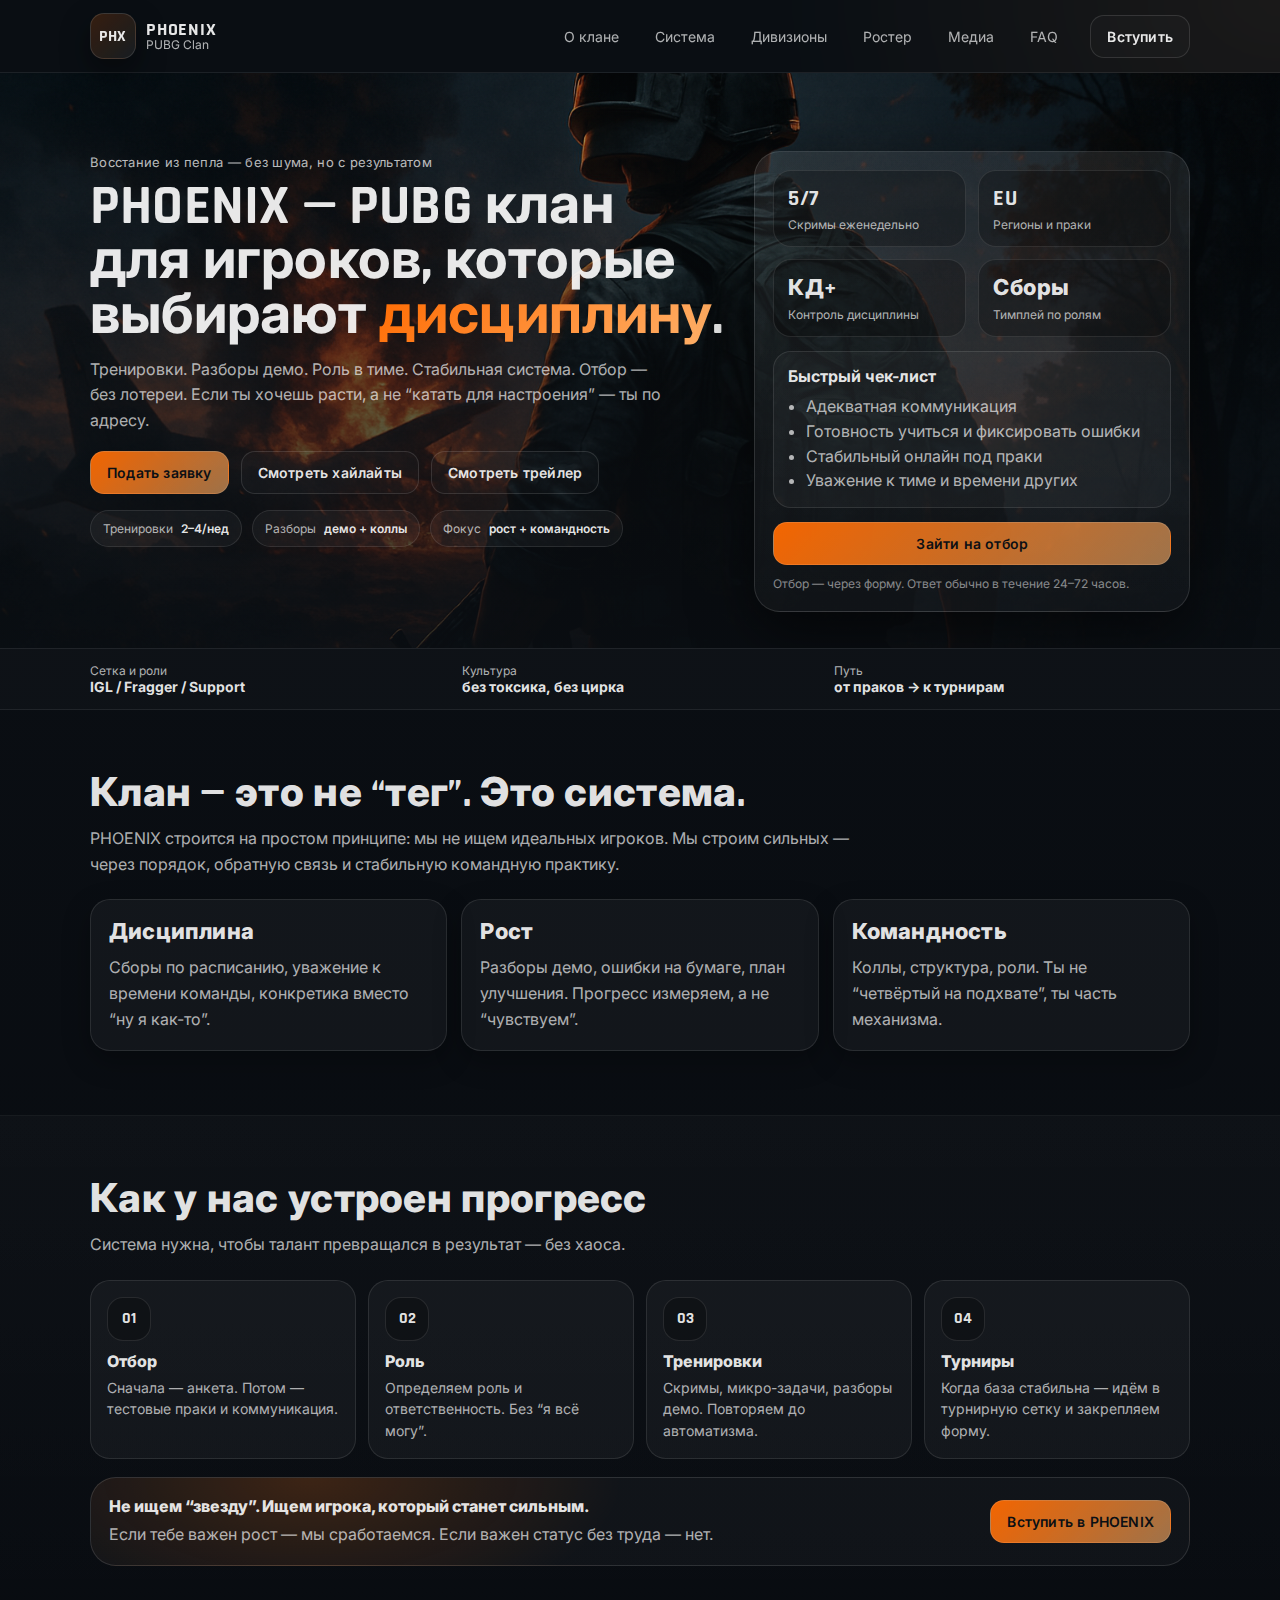
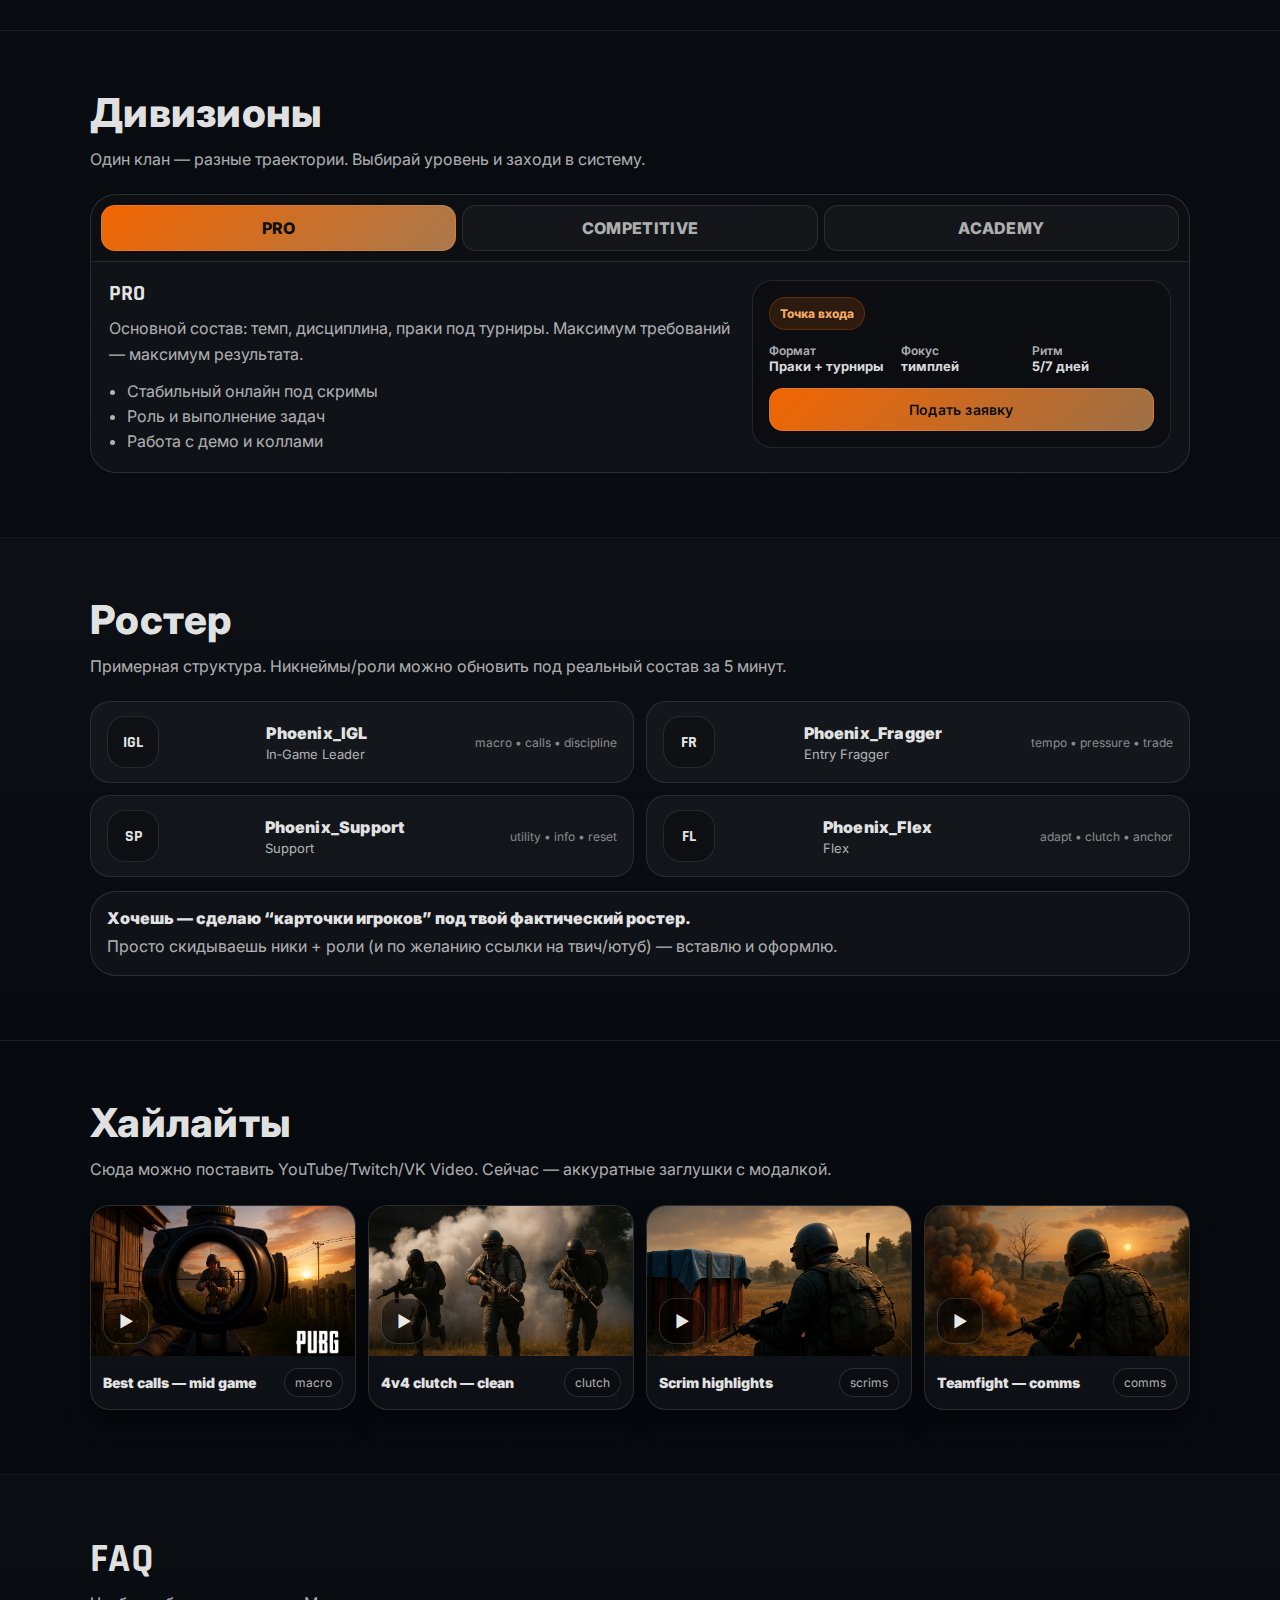
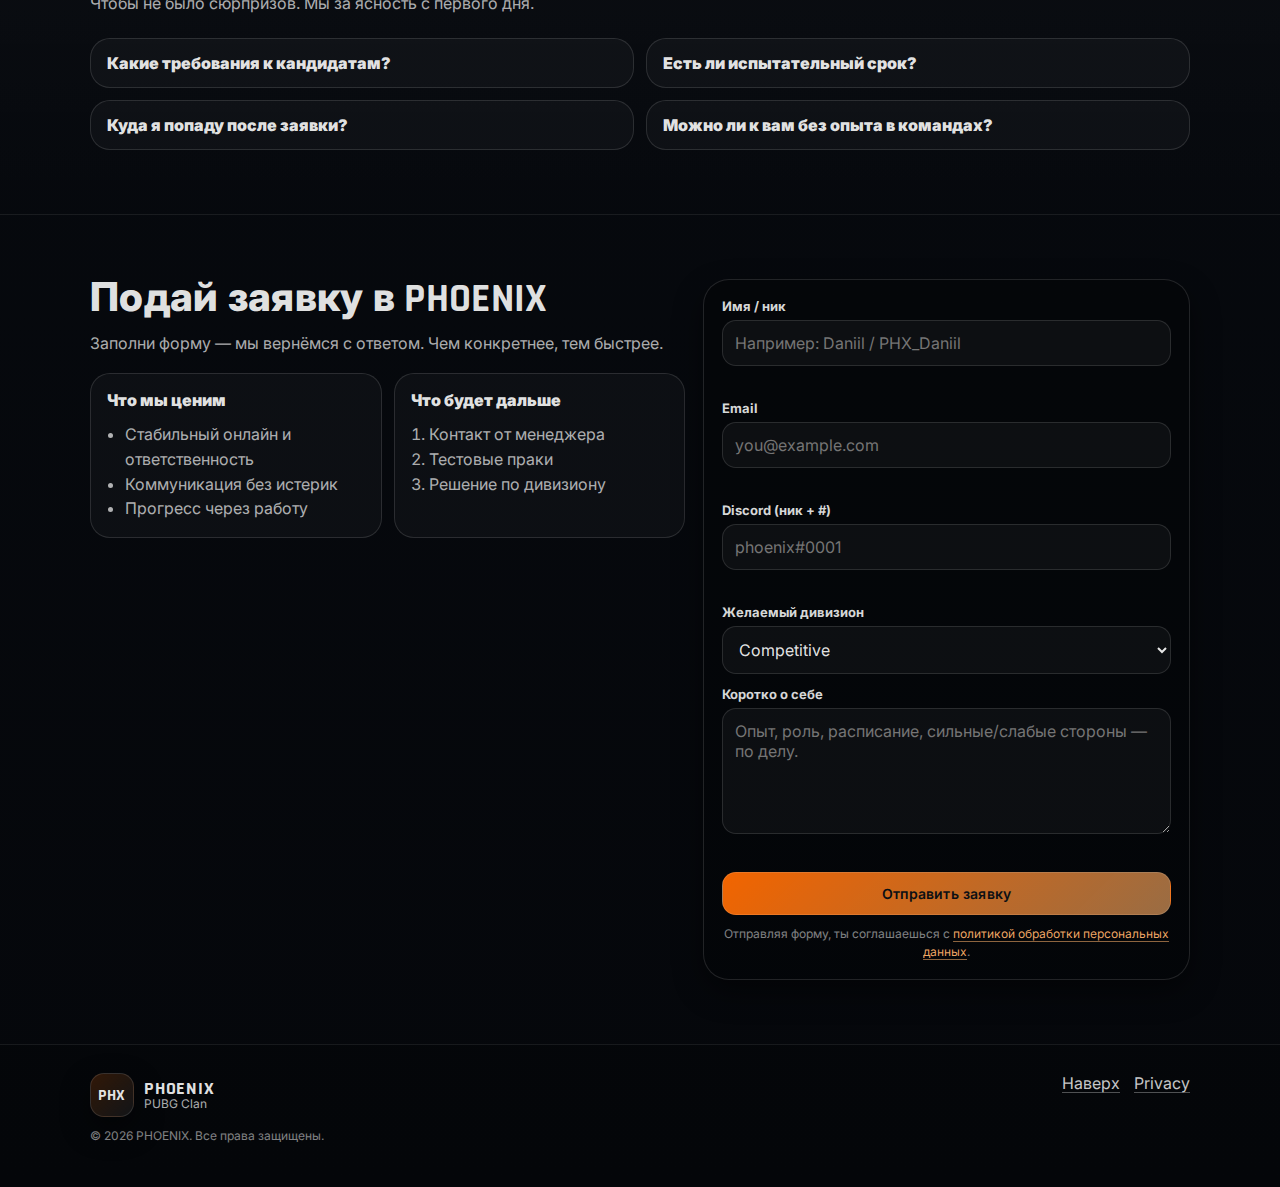
<file: index.html>
<!doctype html>
<html lang="ru">
<head>
  <meta charset="utf-8" />
  <meta name="viewport" content="width=device-width, initial-scale=1" />
  <title>PHOENIX — PUBG клан | Тренировки, ростер, путь в киберспорт</title>
  <meta name="description" content="PHOENIX — PUBG-клан для игроков, которые хотят дисциплину, рост и результаты. Тренировки, разборы демо, ростер, отбор. Подай заявку и ворвись в PHOENIX." />

  <meta property="og:type" content="website" />
  <meta property="og:title" content="PHOENIX — PUBG клан" />
  <meta property="og:description" content="Тренировки, разборы демо, ростер, отбор. Подай заявку и ворвись в PHOENIX." />
  <meta property="og:image" content="assets/img/og.jpg" />
  <meta property="og:locale" content="ru_RU" />

  <link rel="preconnect" href="https://fonts.googleapis.com">
  <link rel="preconnect" href="https://fonts.gstatic.com" crossorigin>
  <link href="https://fonts.googleapis.com/css2?family=Inter:wght@400;500;600;700&family=Rajdhani:wght@500;600;700&display=swap" rel="stylesheet">

  <link rel="stylesheet" href="style.css" />
  <link rel="icon" type="image/png" href="assets/img/favicon.png" />
</head>
<body>
  <a class="skip" href="#main">Перейти к содержимому</a>

  <header class="header" id="top">
    <div class="container header__inner">
      <a class="brand" href="#top" aria-label="PHOENIX — на главную">
        <span class="brand__mark" aria-hidden="true">PHX</span>
        <span class="brand__text">
          <span class="brand__name">PHOENIX</span>
          <span class="brand__tag">PUBG Clan</span>
        </span>
      </a>

      <button class="nav-toggle" id="navToggle" aria-label="Открыть меню" aria-controls="navMenu" aria-expanded="false">
        <span class="nav-toggle__bar"></span>
        <span class="nav-toggle__bar"></span>
        <span class="nav-toggle__bar"></span>
      </button>

      <nav class="nav" id="navMenu">
        <a class="nav__link" href="#about">О клане</a>
        <a class="nav__link" href="#system">Система</a>
        <a class="nav__link" href="#divisions">Дивизионы</a>
        <a class="nav__link" href="#roster">Ростер</a>
        <a class="nav__link" href="#media">Медиа</a>
        <a class="nav__link" href="#faq">FAQ</a>
        <a class="nav__cta btn btn--ghost" href="#join">Вступить</a>
      </nav>
    </div>
  </header>

  <main id="main">
    <!-- HERO -->
    <section class="hero">
      <div class="hero__bg" aria-hidden="true"></div>
      <div class="container hero__inner">
        <div class="hero__content">
          <p class="eyebrow">Восстание из пепла — без шума, но с результатом</p>
          <h1 class="h1">
            PHOENIX — PUBG клан<br/>
            для игроков, которые выбирают <span class="grad">дисциплину</span>.
          </h1>
          <p class="lead">
            Тренировки. Разборы демо. Роль в тиме. Стабильная система. Отбор — без лотереи.
            Если ты хочешь расти, а не “катать для настроения” — ты по адресу.
          </p>

          <div class="hero__actions">
            <a class="btn btn--primary" href="#join">Подать заявку</a>
            <a class="btn btn--ghost" href="#media">Смотреть хайлайты</a>
            <button class="btn btn--ghost" type="button" data-video="assets/video/pubg-highlight.mp4">Смотреть трейлер</button>
          </div>

          <div class="hero__proof">
            <div class="chip"><span class="chip__k">Тренировки</span><span class="chip__v">2–4/нед</span></div>
            <div class="chip"><span class="chip__k">Разборы</span><span class="chip__v">демо + коллы</span></div>
            <div class="chip"><span class="chip__k">Фокус</span><span class="chip__v">рост + командность</span></div>
          </div>
        </div>

        <div class="hero__card">
          <div class="statgrid">
            <div class="stat">
              <div class="stat__n">5/7</div>
              <div class="stat__t">Скримы еженедельно</div>
            </div>
            <div class="stat">
              <div class="stat__n">EU</div>
              <div class="stat__t">Регионы и праки</div>
            </div>
            <div class="stat">
              <div class="stat__n">КД+</div>
              <div class="stat__t">Контроль дисциплины</div>
            </div>
            <div class="stat">
              <div class="stat__n">Сборы</div>
              <div class="stat__t">Тимплей по ролям</div>
            </div>
          </div>

          <div class="hero__mini">
            <div class="mini-title">Быстрый чек-лист</div>
            <ul class="mini-list">
              <li>Адекватная коммуникация</li>
              <li>Готовность учиться и фиксировать ошибки</li>
              <li>Стабильный онлайн под праки</li>
              <li>Уважение к тиме и времени других</li>
            </ul>
          </div>

          <a class="btn btn--primary btn--wide" href="#join">Зайти на отбор</a>
          <p class="micro">Отбор — через форму. Ответ обычно в течение 24–72 часов.</p>
        </div>
      </div>
    </section>

    <!-- TRUST / NUMBERS -->
    <section class="strip">
      <div class="container strip__inner">
        <div class="strip__item">
          <div class="strip__k">Сетка и роли</div>
          <div class="strip__v">IGL / Fragger / Support</div>
        </div>
        <div class="strip__item">
          <div class="strip__k">Культура</div>
          <div class="strip__v">без токсика, без цирка</div>
        </div>
        <div class="strip__item">
          <div class="strip__k">Путь</div>
          <div class="strip__v">от праков → к турнирам</div>
        </div>
      </div>
    </section>

    <!-- ABOUT -->
    <section class="section" id="about">
      <div class="container">
        <div class="section__head">
          <h2 class="h2">Клан — это не “тег”. Это система.</h2>
          <p class="sub">
            PHOENIX строится на простом принципе: мы не ищем идеальных игроков.
            Мы строим сильных — через порядок, обратную связь и стабильную командную практику.
          </p>
        </div>

        <div class="grid3">
          <article class="card">
            <h3 class="h3">Дисциплина</h3>
            <p>Сборы по расписанию, уважение к времени команды, конкретика вместо “ну я как-то”.</p>
          </article>
          <article class="card">
            <h3 class="h3">Рост</h3>
            <p>Разборы демо, ошибки на бумаге, план улучшения. Прогресс измеряем, а не “чувствуем”.</p>
          </article>
          <article class="card">
            <h3 class="h3">Командность</h3>
            <p>Коллы, структура, роли. Ты не “четвёртый на подхвате”, ты часть механизма.</p>
          </article>
        </div>
      </div>
    </section>

    <!-- SYSTEM -->
    <section class="section section--alt" id="system">
      <div class="container">
        <div class="section__head">
          <h2 class="h2">Как у нас устроен прогресс</h2>
          <p class="sub">Система нужна, чтобы талант превращался в результат — без хаоса.</p>
        </div>

        <div class="steps">
          <div class="step">
            <div class="step__n">01</div>
            <div class="step__b">
              <div class="step__t">Отбор</div>
              <div class="step__d">Сначала — анкета. Потом — тестовые праки и коммуникация.</div>
            </div>
          </div>
          <div class="step">
            <div class="step__n">02</div>
            <div class="step__b">
              <div class="step__t">Роль</div>
              <div class="step__d">Определяем роль и ответственность. Без “я всё могу”.</div>
            </div>
          </div>
          <div class="step">
            <div class="step__n">03</div>
            <div class="step__b">
              <div class="step__t">Тренировки</div>
              <div class="step__d">Скримы, микро-задачи, разборы демо. Повторяем до автоматизма.</div>
            </div>
          </div>
          <div class="step">
            <div class="step__n">04</div>
            <div class="step__b">
              <div class="step__t">Турниры</div>
              <div class="step__d">Когда база стабильна — идём в турнирную сетку и закрепляем форму.</div>
            </div>
          </div>
        </div>

        <div class="callout">
          <div class="callout__left">
            <div class="callout__t">Не ищем “звезду”. Ищем игрока, который станет сильным.</div>
            <div class="callout__d">Если тебе важен рост — мы сработаемся. Если важен статус без труда — нет.</div>
          </div>
          <a class="btn btn--primary" href="#join">Вступить в PHOENIX</a>
        </div>
      </div>
    </section>

    <!-- DIVISIONS -->
    <section class="section" id="divisions">
      <div class="container">
        <div class="section__head">
          <h2 class="h2">Дивизионы</h2>
          <p class="sub">Один клан — разные траектории. Выбирай уровень и заходи в систему.</p>
        </div>

        <div class="tabs" data-tabs>
          <div class="tabs__bar" role="tablist" aria-label="Дивизионы PHOENIX">
            <button class="tab is-active" role="tab" aria-selected="true" data-tab="pro">PRO</button>
            <button class="tab" role="tab" aria-selected="false" data-tab="comp">COMPETITIVE</button>
            <button class="tab" role="tab" aria-selected="false" data-tab="academy">ACADEMY</button>
          </div>

          <div class="tabs__panes">
            <div class="pane is-active" role="tabpanel" data-pane="pro">
              <div class="pane__grid">
                <div class="pane__text">
                  <h3 class="h3">PRO</h3>
                  <p>Основной состав: темп, дисциплина, праки под турниры. Максимум требований — максимум результата.</p>
                  <ul class="list">
                    <li>Стабильный онлайн под скримы</li>
                    <li>Роль и выполнение задач</li>
                    <li>Работа с демо и коллами</li>
                  </ul>
                </div>
                <div class="pane__card">
                  <div class="badge">Точка входа</div>
                  <div class="pane__meta">
                    <div><span class="muted">Формат</span><br/>Праки + турниры</div>
                    <div><span class="muted">Фокус</span><br/>тимплей</div>
                    <div><span class="muted">Ритм</span><br/>5/7 дней</div>
                  </div>
                  <a class="btn btn--primary btn--wide" href="#join">Подать заявку</a>
                </div>
              </div>
            </div>

            <div class="pane" role="tabpanel" data-pane="comp">
              <div class="pane__grid">
                <div class="pane__text">
                  <h3 class="h3">COMPETITIVE</h3>
                  <p>Сильные игроки, которые хотят соревноваться и выходить в PRO. Структура, контроль, рост.</p>
                  <ul class="list">
                    <li>Регулярные скримы и разборы</li>
                    <li>Рост до стабильной турнирной формы</li>
                    <li>Перевод в PRO при готовности</li>
                  </ul>
                </div>
                <div class="pane__card">
                  <div class="badge badge--soft">Переходный уровень</div>
                  <div class="pane__meta">
                    <div><span class="muted">Формат</span><br/>скримы</div>
                    <div><span class="muted">Фокус</span><br/>ошибки → план</div>
                    <div><span class="muted">Ритм</span><br/>3–5/нед</div>
                  </div>
                  <a class="btn btn--primary btn--wide" href="#join">Подать заявку</a>
                </div>
              </div>
            </div>

            <div class="pane" role="tabpanel" data-pane="academy">
              <div class="pane__grid">
                <div class="pane__text">
                  <h3 class="h3">ACADEMY</h3>
                  <p>Точка входа для тех, кто готов учиться: базовая дисциплина, коммуникация, основы тимплея.</p>
                  <ul class="list">
                    <li>Наставничество и чек-листы</li>
                    <li>Разбор ошибок без давления</li>
                    <li>Рост до Competitive</li>
                  </ul>
                </div>
                <div class="pane__card">
                  <div class="badge badge--soft">Вход в систему</div>
                  <div class="pane__meta">
                    <div><span class="muted">Формат</span><br/>праки + обучение</div>
                    <div><span class="muted">Фокус</span><br/>база</div>
                    <div><span class="muted">Ритм</span><br/>2–4/нед</div>
                  </div>
                  <a class="btn btn--primary btn--wide" href="#join">Подать заявку</a>
                </div>
              </div>
            </div>
          </div>
        </div>

      </div>
    </section>

    <!-- ROSTER -->
    <section class="section section--alt" id="roster">
      <div class="container">
        <div class="section__head">
          <h2 class="h2">Ростер</h2>
          <p class="sub">Примерная структура. Никнеймы/роли можно обновить под реальный состав за 5 минут.</p>
        </div>

        <div class="roster">
          <article class="player">
            <div class="player__avatar" aria-hidden="true">IGL</div>
            <div class="player__info">
              <div class="player__name">Phoenix_IGL</div>
              <div class="player__role">In‑Game Leader</div>
            </div>
            <div class="player__meta">macro • calls • discipline</div>
          </article>

          <article class="player">
            <div class="player__avatar" aria-hidden="true">FR</div>
            <div class="player__info">
              <div class="player__name">Phoenix_Fragger</div>
              <div class="player__role">Entry Fragger</div>
            </div>
            <div class="player__meta">tempo • pressure • trade</div>
          </article>

          <article class="player">
            <div class="player__avatar" aria-hidden="true">SP</div>
            <div class="player__info">
              <div class="player__name">Phoenix_Support</div>
              <div class="player__role">Support</div>
            </div>
            <div class="player__meta">utility • info • reset</div>
          </article>

          <article class="player">
            <div class="player__avatar" aria-hidden="true">FL</div>
            <div class="player__info">
              <div class="player__name">Phoenix_Flex</div>
              <div class="player__role">Flex</div>
            </div>
            <div class="player__meta">adapt • clutch • anchor</div>
          </article>
        </div>

        <div class="note">
          <div class="note__t">Хочешь — сделаю “карточки игроков” под твой фактический ростер.</div>
          <div class="note__d">Просто скидываешь ники + роли (и по желанию ссылки на твич/ютуб) — вставлю и оформлю.</div>
        </div>
      </div>
    </section>

    <!-- MEDIA -->
    <section class="section" id="media">
      <div class="container">
        <div class="section__head">
          <h2 class="h2">Хайлайты</h2>
          <p class="sub">Сюда можно поставить YouTube/Twitch/VK Video. Сейчас — аккуратные заглушки с модалкой.</p>
        </div>

        <div class="media-grid">
          <button class="media" data-video="https://www.youtube.com/embed/dQw4w9WgXcQ" aria-label="Открыть видео 1">
            <span class="media__thumb" aria-hidden="true" style="background-image:url('assets/img/thumb1.jpg')"></span>
            <span class="media__meta">
              <span class="media__title">Best calls — mid game</span>
              <span class="media__tag">macro</span>
            </span>
          </button>

          <button class="media" data-video="https://www.youtube.com/embed/dQw4w9WgXcQ" aria-label="Открыть видео 2">
            <span class="media__thumb" aria-hidden="true" style="background-image:url('assets/img/thumb2.jpg')"></span>
            <span class="media__meta">
              <span class="media__title">4v4 clutch — clean</span>
              <span class="media__tag">clutch</span>
            </span>
          </button>

          <button class="media" data-video="https://www.youtube.com/embed/dQw4w9WgXcQ" aria-label="Открыть видео 3">
            <span class="media__thumb" aria-hidden="true" style="background-image:url('assets/img/thumb3.jpg')"></span>
            <span class="media__meta">
              <span class="media__title">Scrim highlights</span>
              <span class="media__tag">scrims</span>
            </span>
          </button>

          <button class="media" data-video="https://www.youtube.com/embed/dQw4w9WgXcQ" aria-label="Открыть видео 4">
            <span class="media__thumb" aria-hidden="true" style="background-image:url('assets/img/thumb4.jpg')"></span>
            <span class="media__meta">
              <span class="media__title">Teamfight — comms</span>
              <span class="media__tag">comms</span>
            </span>
          </button>
        </div>
      </div>
    </section>

    <!-- FAQ -->
    <section class="section section--alt" id="faq">
      <div class="container">
        <div class="section__head">
          <h2 class="h2">FAQ</h2>
          <p class="sub">Чтобы не было сюрпризов. Мы за ясность с первого дня.</p>
        </div>

        <div class="faq">
          <details class="faq__item">
            <summary>Какие требования к кандидатам?</summary>
            <div class="faq__body">
              Нам важны: стабильный онлайн под праки, коммуникация, готовность фиксировать ошибки, уважение к команде.
              Статы — плюс, но решает поведение и обучаемость.
            </div>
          </details>

          <details class="faq__item">
            <summary>Есть ли испытательный срок?</summary>
            <div class="faq__body">
              Да. Обычно 1–2 недели: смотрим тимплей, коммуникацию, дисциплину, как ты реагируешь на фидбек.
            </div>
          </details>

          <details class="faq__item">
            <summary>Куда я попаду после заявки?</summary>
            <div class="faq__body">
              Мы свяжемся по контактам из анкеты. Дальше — быстрый созвон/чат, и тестовые праки.
            </div>
          </details>

          <details class="faq__item">
            <summary>Можно ли к вам без опыта в командах?</summary>
            <div class="faq__body">
              Можно, если ты готов учиться. Для этого и существует Academy.
            </div>
          </details>
        </div>
      </div>
    </section>

    <!-- JOIN -->
    <section class="section" id="join">
      <div class="container">
        <div class="join">
          <div class="join__left">
            <h2 class="h2">Подай заявку в PHOENIX</h2>
            <p class="sub">Заполни форму — мы вернёмся с ответом. Чем конкретнее, тем быстрее.</p>

            <div class="join__boxes">
              <div class="box">
                <div class="box__t">Что мы ценим</div>
                <ul class="list">
                  <li>Стабильный онлайн и ответственность</li>
                  <li>Коммуникация без истерик</li>
                  <li>Прогресс через работу</li>
                </ul>
              </div>
              <div class="box">
                <div class="box__t">Что будет дальше</div>
                <ol class="olist">
                  <li>Контакт от менеджера</li>
                  <li>Тестовые праки</li>
                  <li>Решение по дивизиону</li>
                </ol>
              </div>
            </div>
          </div>

          <div class="join__right">
            <form class="form" id="joinForm" action="https://formspree.io/f/xanllayd" method="POST" novalidate>
              <input type="hidden" name="_subject" value="PHOENIX — новая заявка" />
              <div class="field">
                <label for="name">Имя / ник</label>
                <input id="name" name="name" autocomplete="name" required placeholder="Например: Daniil / PHX_Daniil" />
                <div class="field__err" data-err="name"></div>
              </div>

              <div class="field">
                <label for="email">Email</label>
                <input id="email" name="email" type="email" autocomplete="email" required placeholder="you@example.com" />
                <div class="field__err" data-err="email"></div>
              </div>

              <div class="field">
                <label for="discord">Discord (ник + #)</label>
                <input id="discord" name="discord" required placeholder="phoenix#0001" />
                <div class="field__err" data-err="discord"></div>
              </div>

              <div class="field">
                <label for="division">Желаемый дивизион</label>
                <select id="division" name="division">
                  <option value="Pro">PRO</option>
                  <option value="Competitive" selected>Competitive</option>
                  <option value="Academy">Academy</option>
                </select>
              </div>

              <div class="field">
                <label for="message">Коротко о себе</label>
                <textarea id="message" name="message" rows="5" required placeholder="Опыт, роль, расписание, сильные/слабые стороны — по делу."></textarea>
                <div class="field__err" data-err="message"></div>
              </div>

              <button class="btn btn--primary btn--wide" type="submit">Отправить заявку</button>
              <p class="micro micro--center">
                Отправляя форму, ты соглашаешься с
                <a class="link" href="privacy.html">политикой обработки персональных данных</a>.
              </p>
            </form>
          </div>
        </div>
      </div>
    </section>

  </main>

  <footer class="footer">
    <div class="container footer__inner">
      <div class="footer__brand">
        <div class="brand brand--footer">
          <span class="brand__mark" aria-hidden="true">PHX</span>
          <span class="brand__text">
            <span class="brand__name">PHOENIX</span>
            <span class="brand__tag">PUBG Clan</span>
          </span>
        </div>
        <p class="micro">© <span id="year"></span> PHOENIX. Все права защищены.</p>
      </div>

      <div class="footer__links">
        <a class="link" href="#top">Наверх</a>
        <a class="link" href="privacy.html">Privacy</a>
      </div>
    </div>
  </footer>

  <!-- Video modal -->
  <div class="modal" id="videoModal" aria-hidden="true" role="dialog" aria-label="Видео">
    <div class="modal__backdrop" data-close></div>
    <div class="modal__panel" role="document">
      <button class="modal__close" type="button" aria-label="Закрыть" data-close>×</button>
      <div class="modal__frame">
        <iframe id="videoFrame" title="Видео" src="" allow="accelerometer; autoplay; clipboard-write; encrypted-media; gyroscope; picture-in-picture; web-share" allowfullscreen></iframe>
        <video id="videoTag" playsinline controls preload="metadata"></video>
      </div>
    </div>
  </div>

  <!-- Toast -->
  <div class="toast" id="toast" aria-live="polite" aria-atomic="true"></div>

  <script src="script.js"></script>
</body>
</html>
</file>
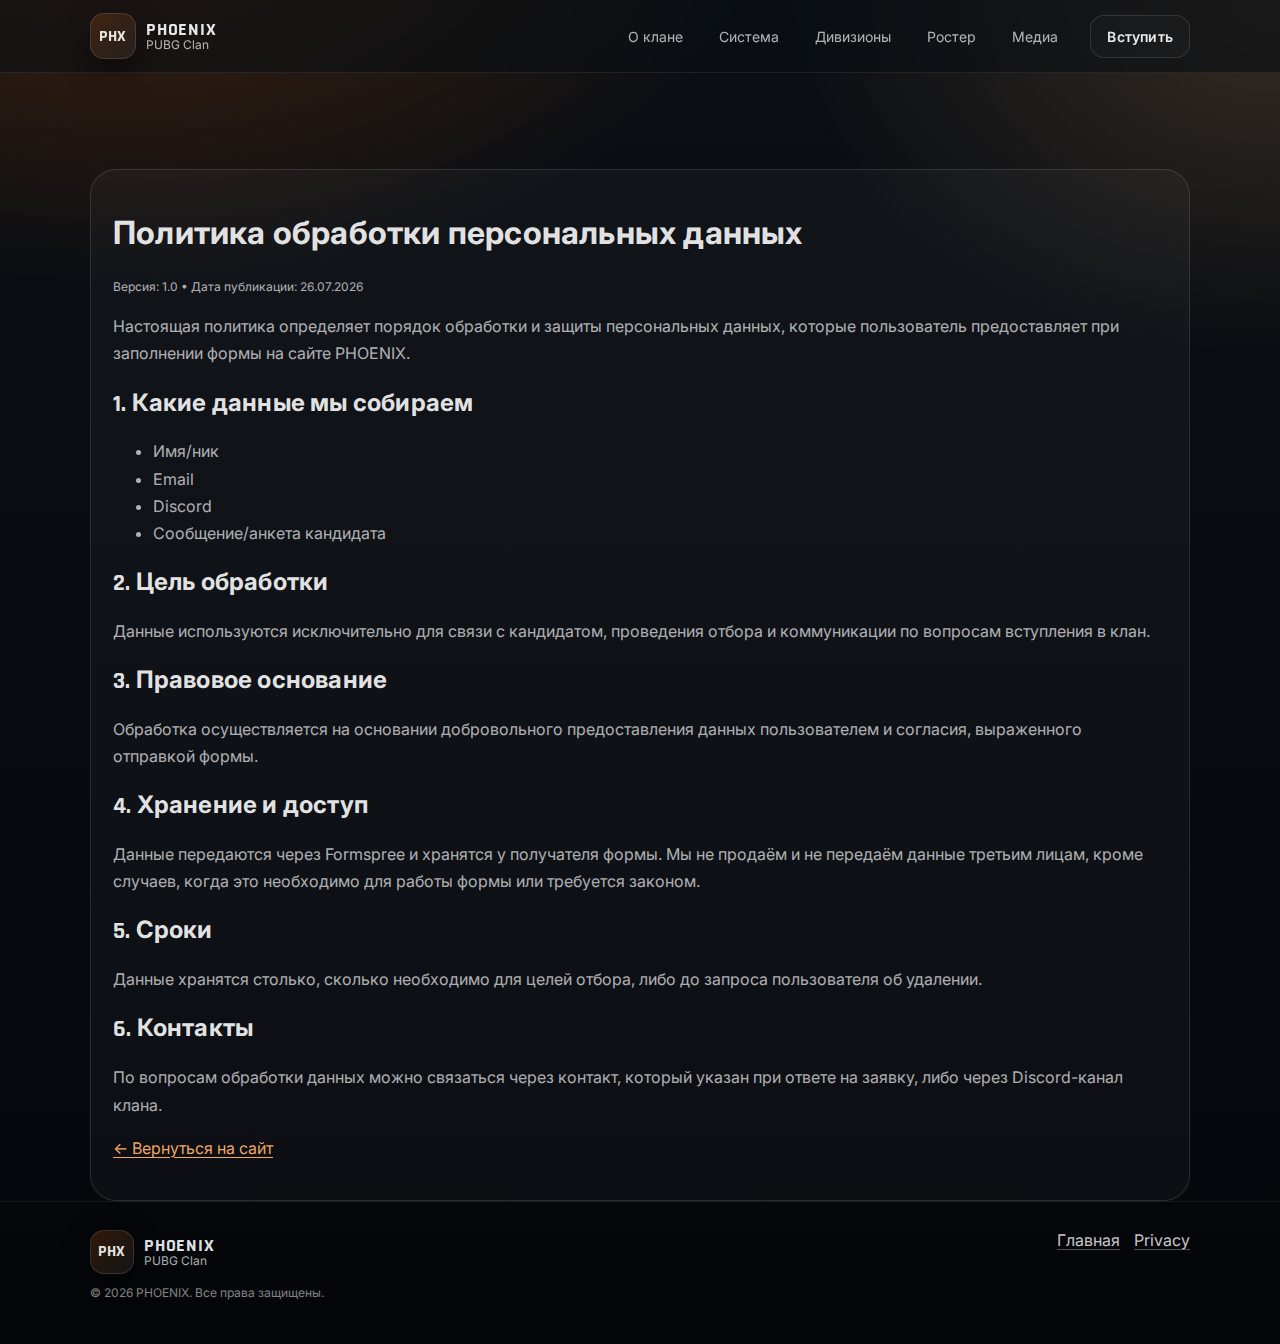
<file: privacy.html>
<!doctype html>
<html lang="ru">
<head>
  <meta charset="utf-8" />
  <meta name="viewport" content="width=device-width, initial-scale=1" />
  <title>Политика обработки персональных данных | PHOENIX</title>
  <meta name="description" content="Политика обработки персональных данных PHOENIX PUBG Clan." />

  <link rel="preconnect" href="https://fonts.googleapis.com">
  <link rel="preconnect" href="https://fonts.gstatic.com" crossorigin>
  <link href="https://fonts.googleapis.com/css2?family=Inter:wght@400;500;600;700&family=Rajdhani:wght@500;600;700&display=swap" rel="stylesheet">
  <link rel="stylesheet" href="style.css" />
  <link rel="icon" type="image/png" href="assets/img/favicon.png" />
</head>
<body>
  <a class="skip" href="#main">Перейти к содержимому</a>

  <header class="header" id="top">
    <div class="container header__inner">
      <a class="brand" href="index.html#top" aria-label="PHOENIX — на главную">
        <span class="brand__mark" aria-hidden="true">PHX</span>
        <span class="brand__text">
          <span class="brand__name">PHOENIX</span>
          <span class="brand__tag">PUBG Clan</span>
        </span>
      </a>

      <button class="nav-toggle" id="navToggle" aria-label="Открыть меню" aria-controls="navMenu" aria-expanded="false">
        <span class="nav-toggle__bar"></span>
        <span class="nav-toggle__bar"></span>
        <span class="nav-toggle__bar"></span>
      </button>

      <nav class="nav" id="navMenu">
        <a class="nav__link" href="index.html#about">О клане</a>
        <a class="nav__link" href="index.html#system">Система</a>
        <a class="nav__link" href="index.html#divisions">Дивизионы</a>
        <a class="nav__link" href="index.html#roster">Ростер</a>
        <a class="nav__link" href="index.html#media">Медиа</a>
        <a class="nav__cta btn btn--ghost" href="index.html#join">Вступить</a>
      </nav>
    </div>
  </header>

  <main class="privacy-page" id="main">
    <div class="container">
      <div class="privacy-wrap">
        <h1>Политика обработки персональных данных</h1>
        <p class="micro">Версия: 1.0 • Дата публикации: <span id="privacyDate"></span></p>

        <p>Настоящая политика определяет порядок обработки и защиты персональных данных, которые пользователь предоставляет при заполнении формы на сайте PHOENIX.</p>

        <h2>1. Какие данные мы собираем</h2>
        <ul>
          <li>Имя/ник</li>
          <li>Email</li>
          <li>Discord</li>
          <li>Сообщение/анкета кандидата</li>
        </ul>

        <h2>2. Цель обработки</h2>
        <p>Данные используются исключительно для связи с кандидатом, проведения отбора и коммуникации по вопросам вступления в клан.</p>

        <h2>3. Правовое основание</h2>
        <p>Обработка осуществляется на основании добровольного предоставления данных пользователем и согласия, выраженного отправкой формы.</p>

        <h2>4. Хранение и доступ</h2>
        <p>Данные передаются через Formspree и хранятся у получателя формы. Мы не продаём и не передаём данные третьим лицам, кроме случаев, когда это необходимо для работы формы или требуется законом.</p>

        <h2>5. Сроки</h2>
        <p>Данные хранятся столько, сколько необходимо для целей отбора, либо до запроса пользователя об удалении.</p>

        <h2>6. Контакты</h2>
        <p>По вопросам обработки данных можно связаться через контакт, который указан при ответе на заявку, либо через Discord-канал клана.</p>

        <p><a class="link" href="index.html#join">← Вернуться на сайт</a></p>
      </div>
    </div>
  </main>

  <footer class="footer">
    <div class="container footer__inner">
      <div class="footer__brand">
        <div class="brand brand--footer">
          <span class="brand__mark" aria-hidden="true">PHX</span>
          <span class="brand__text">
            <span class="brand__name">PHOENIX</span>
            <span class="brand__tag">PUBG Clan</span>
          </span>
        </div>
        <p class="micro">© <span id="year"></span> PHOENIX. Все права защищены.</p>
      </div>

      <div class="footer__links">
        <a class="link" href="index.html#top">Главная</a>
        <a class="link" href="privacy.html">Privacy</a>
      </div>
    </div>
  </footer>

  <script src="script.js"></script>
  <script>
    const d = new Date();
    const pad = (n) => String(n).padStart(2,'0');
    const txt = `${pad(d.getDate())}.${pad(d.getMonth()+1)}.${d.getFullYear()}`;
    const el = document.getElementById('privacyDate');
    if (el) el.textContent = txt;
  </script>
</body>
</html>
</file>
<file: style.css>
/* PHOENIX Landing — clean marketing layout
   No external CSS frameworks. Keep it simple, fast, premium.
*/

:root{
  --bg: #0b0f14;
  --bg2: #0f1620;
  --card: rgba(255,255,255,0.06);
  --card2: rgba(255,255,255,0.08);
  --line: rgba(255,255,255,0.10);
  --text: rgba(255,255,255,0.90);
  --muted: rgba(255,255,255,0.68);
  --faint: rgba(255,255,255,0.50);

  --acc: #ff6a00;
  --acc2:#ffb26b;

  --shadow: 0 18px 60px rgba(0,0,0,0.55);
  --shadow2: 0 12px 30px rgba(0,0,0,0.45);

  --radius: 20px;
  --radius2: 26px;

  --container: 1140px;

  --font: Inter, system-ui, -apple-system, Segoe UI, Roboto, Arial, sans-serif;
  --display: Rajdhani, Inter, system-ui, sans-serif;

  --focus: 0 0 0 4px rgba(255,106,0,0.25);
}

*{box-sizing:border-box}
html{scroll-behavior:smooth}
body{
  margin:0;
  font-family:var(--font);
  color:var(--text);
  background:
    radial-gradient(1100px 700px at 10% -10%, rgba(255,106,0,0.25), transparent 60%),
    radial-gradient(900px 650px at 100% 0%, rgba(255,178,107,0.18), transparent 55%),
    linear-gradient(180deg, var(--bg), #070a0f 60%, #05070b);
  min-height:100vh;
}

img{max-width:100%; display:block}
a{color:inherit; text-decoration:none}
button, input, textarea, select{font:inherit; color:inherit}
::selection{background: rgba(255,106,0,0.25)}

.skip{
  position:absolute; left:-999px; top:8px;
  background:#fff; color:#000; padding:10px 12px; border-radius:12px; z-index:9999;
}
.skip:focus{left:10px; outline:none}

.container{
  max-width: var(--container);
  margin: 0 auto;
  padding: 0 20px;
}

.header{
  position: sticky;
  top: 0;
  z-index: 50;
  backdrop-filter: blur(12px);
  background: rgba(10,14,20,0.62);
  border-bottom: 1px solid rgba(255,255,255,0.08);
}
.header__inner{
  height: 72px;
  display:flex;
  align-items:center;
  justify-content:space-between;
  gap: 14px;
}

.brand{
  display:flex;
  align-items:center;
  gap: 10px;
}
.brand__mark{
  width: 46px; height: 46px;
  display:grid; place-items:center;
  border-radius: 14px;
  background: linear-gradient(135deg, rgba(255,106,0,0.18), rgba(255,255,255,0.06));
  border: 1px solid rgba(255,255,255,0.12);
  box-shadow: var(--shadow2);
  font-family: var(--display);
  font-weight: 800;
  letter-spacing: 0.8px;
}
.brand__text{display:flex; flex-direction:column; line-height:1}
.brand__name{
  font-family: var(--display);
  font-weight: 800;
  letter-spacing: 0.8px;
  font-size: 18px;
}
.brand__tag{font-size: 12px; color: var(--muted)}

.nav{
  display:flex;
  align-items:center;
  gap: 16px;
}
.nav__link{
  font-size: 14px;
  color: var(--muted);
  padding: 10px 10px;
  border-radius: 12px;
  transition: 160ms ease;
}
.nav__link:hover{color:var(--text); background: rgba(255,255,255,0.06)}
.nav__cta{margin-left: 6px}

.nav-toggle{
  display:none;
  width: 44px; height: 44px;
  border-radius: 14px;
  border: 1px solid rgba(255,255,255,0.12);
  background: rgba(255,255,255,0.04);
  box-shadow: var(--shadow2);
  cursor:pointer;
}
.nav-toggle:focus{outline:none; box-shadow: var(--shadow2), var(--focus)}
.nav-toggle__bar{
  display:block;
  height: 2px;
  width: 18px;
  margin: 4px auto;
  background: rgba(255,255,255,0.86);
  border-radius: 9px;
}

.btn{
  display:inline-flex;
  align-items:center;
  justify-content:center;
  gap: 10px;
  padding: 12px 16px;
  border-radius: 14px;
  border: 1px solid rgba(255,255,255,0.12);
  background: rgba(255,255,255,0.04);
  color: var(--text);
  font-weight: 600;
  font-size: 14px;
  letter-spacing: 0.2px;
  transition: transform 160ms ease, background 160ms ease, border-color 160ms ease;
  cursor:pointer;
}
.btn:hover{transform: translateY(-1px); background: rgba(255,255,255,0.06); border-color: rgba(255,255,255,0.18)}
.btn:active{transform: translateY(0px)}
.btn:focus{outline:none; box-shadow: var(--focus)}
.btn--primary{
  background: linear-gradient(135deg, rgba(255,106,0,0.95), rgba(255,178,107,0.60));
  border-color: rgba(255,255,255,0.12);
  color: #0b0f14;
}
.btn--primary:hover{background: linear-gradient(135deg, rgba(255,106,0,1), rgba(255,178,107,0.75))}
.btn--ghost{
  background: rgba(255,255,255,0.02);
}
.btn--wide{width:100%}

.link{
  color: rgba(255,178,107,0.95);
  text-decoration: underline;
  text-underline-offset: 3px;
  text-decoration-color: rgba(255,178,107,0.55);
}
.link:hover{color: rgba(255,178,107,1); text-decoration-color: rgba(255,178,107,0.9)}

.hero{
  position:relative;
  padding: 78px 0 36px;
  overflow:hidden;
}
.hero__bg{
  position:absolute; inset:-1px;
  background:
    linear-gradient(180deg, rgba(11,15,20,0.35), rgba(11,15,20,0.85)),
    url("assets/img/hero.jpg") center/cover no-repeat,
    url("assets/img/bg-pattern.png") center/cover no-repeat,
    radial-gradient(900px 500px at 35% 10%, rgba(255,106,0,0.22), transparent 60%),
    radial-gradient(800px 520px at 90% 30%, rgba(255,178,107,0.14), transparent 65%),
    radial-gradient(650px 420px at 10% 70%, rgba(255,106,0,0.12), transparent 70%);
  filter: blur(0px);
  pointer-events:none;
}
.hero__inner{
  position:relative;
  display:grid;
  grid-template-columns: 1.25fr 0.85fr;
  gap: 24px;
  align-items:start;
}

.eyebrow{
  display:inline-flex;
  align-items:center;
  gap: 10px;
  margin: 0 0 10px;
  color: rgba(255,255,255,0.72);
  font-size: 13px;
  letter-spacing: 0.3px;
}
.h1{
  margin: 0 0 12px;
  font-family: var(--display);
  font-size: clamp(36px, 4.5vw, 56px);
  line-height: 0.98;
  letter-spacing: 0.2px;
}
.grad{
  background: linear-gradient(135deg, rgba(255,106,0,1), rgba(255,178,107,1));
  -webkit-background-clip: text;
  background-clip:text;
  color: transparent;
}
.lead{
  margin: 0 0 18px;
  color: var(--muted);
  font-size: 16px;
  line-height: 1.6;
  max-width: 58ch;
}
.hero__actions{display:flex; gap: 12px; flex-wrap:wrap; margin-bottom: 16px}

.hero__proof{
  display:flex;
  gap: 10px;
  flex-wrap:wrap;
}
.chip{
  display:flex;
  gap: 8px;
  align-items:center;
  padding: 10px 12px;
  border-radius: 999px;
  background: rgba(255,255,255,0.04);
  border: 1px solid rgba(255,255,255,0.10);
}
.chip__k{color: var(--muted); font-size: 12px}
.chip__v{font-size: 12px; font-weight: 600}

.hero__card{
  border-radius: var(--radius2);
  background: linear-gradient(180deg, rgba(255,255,255,0.08), rgba(255,255,255,0.03));
  border: 1px solid rgba(255,255,255,0.12);
  box-shadow: var(--shadow);
  padding: 18px;
}
.statgrid{
  display:grid;
  grid-template-columns: repeat(2, minmax(0,1fr));
  gap: 12px;
  margin-bottom: 14px;
}
.stat{
  border-radius: 18px;
  background: rgba(0,0,0,0.25);
  border: 1px solid rgba(255,255,255,0.10);
  padding: 14px;
}
.stat__n{
  font-family: var(--display);
  font-weight: 800;
  letter-spacing: 0.5px;
  font-size: 22px;
}
.stat__t{color: var(--muted); font-size: 12px; margin-top: 4px}

.hero__mini{
  border-radius: 18px;
  background: rgba(255,255,255,0.03);
  border: 1px solid rgba(255,255,255,0.10);
  padding: 14px;
  margin-bottom: 14px;
}
.mini-title{font-weight:700; margin-bottom: 8px}
.mini-list{
  margin:0;
  padding-left: 18px;
  color: var(--muted);
  line-height: 1.55;
}
.micro{margin:10px 0 0; color: var(--faint); font-size: 12px; line-height: 1.5}
.micro--center{text-align:center}

.strip{
  padding: 14px 0;
  border-top: 1px solid rgba(255,255,255,0.08);
  border-bottom: 1px solid rgba(255,255,255,0.08);
  background: rgba(255,255,255,0.02);
}
.strip__inner{
  display:grid;
  grid-template-columns: repeat(3, minmax(0,1fr));
  gap: 16px;
}
.strip__k{color: var(--muted); font-size: 12px}
.strip__v{font-weight: 700; font-size: 14px}

.section{padding: 64px 0}
.section--alt{
  background: linear-gradient(180deg, rgba(255,255,255,0.02), rgba(255,255,255,0.00));
  border-top: 1px solid rgba(255,255,255,0.06);
  border-bottom: 1px solid rgba(255,255,255,0.06);
}
.section__head{margin-bottom: 22px}
.h2{
  margin:0 0 10px;
  font-family: var(--display);
  font-weight: 800;
  letter-spacing: 0.3px;
  font-size: clamp(28px, 3.2vw, 40px);
  line-height: 1.05;
}
.h3{
  margin:0 0 8px;
  font-family: var(--display);
  font-weight: 800;
  letter-spacing: 0.2px;
  font-size: 22px;
}
.sub{margin:0; color: var(--muted); line-height: 1.6; max-width: 76ch}

.grid3{
  display:grid;
  grid-template-columns: repeat(3, minmax(0,1fr));
  gap: 14px;
}
.card{
  border-radius: var(--radius);
  background: rgba(255,255,255,0.04);
  border: 1px solid rgba(255,255,255,0.10);
  padding: 18px;
  box-shadow: 0 10px 28px rgba(0,0,0,0.30);
}
.card p{margin:0; color: var(--muted); line-height: 1.6}

.steps{
  display:grid;
  grid-template-columns: repeat(4, minmax(0,1fr));
  gap: 12px;
}
.step{
  border-radius: var(--radius);
  background: rgba(255,255,255,0.04);
  border: 1px solid rgba(255,255,255,0.10);
  padding: 16px;
}
.step__n{
  width: 44px; height: 44px;
  display:grid; place-items:center;
  border-radius: 16px;
  background: rgba(0,0,0,0.25);
  border: 1px solid rgba(255,255,255,0.10);
  font-family: var(--display);
  font-weight: 900;
}
.step__b{margin-top: 10px}
.step__t{font-weight:800}
.step__d{color: var(--muted); line-height: 1.55; margin-top: 6px; font-size: 14px}

.callout{
  margin-top: 18px;
  border-radius: var(--radius2);
  border: 1px solid rgba(255,255,255,0.12);
  background:
    radial-gradient(520px 240px at 20% 0%, rgba(255,106,0,0.18), transparent 60%),
    rgba(255,255,255,0.03);
  padding: 18px;
  display:flex;
  align-items:center;
  justify-content:space-between;
  gap: 14px;
}
.callout__t{font-weight: 800; font-size: 16px}
.callout__d{color: var(--muted); margin-top: 6px; line-height: 1.55}

.tabs{
  border-radius: var(--radius2);
  border: 1px solid rgba(255,255,255,0.12);
  background: rgba(255,255,255,0.03);
  overflow:hidden;
}
.tabs__bar{
  display:flex;
  gap: 6px;
  padding: 10px;
  border-bottom: 1px solid rgba(255,255,255,0.10);
  background: rgba(0,0,0,0.18);
}
.tab{
  flex:1;
  padding: 12px 12px;
  border-radius: 14px;
  border: 1px solid rgba(255,255,255,0.10);
  background: rgba(255,255,255,0.03);
  color: var(--muted);
  font-weight: 800;
  letter-spacing: 0.3px;
  cursor:pointer;
}
.tab.is-active{
  color: #0b0f14;
  background: linear-gradient(135deg, rgba(255,106,0,0.95), rgba(255,178,107,0.65));
}
.tab:focus{outline:none; box-shadow: var(--focus)}
.tabs__panes{padding: 18px}
.pane{display:none}
.pane.is-active{display:block}
.pane__grid{
  display:grid;
  grid-template-columns: 1.2fr 0.8fr;
  gap: 14px;
  align-items:start;
}
.pane__text p{margin:0; color: var(--muted); line-height: 1.6}
.list{margin: 12px 0 0; padding-left: 18px; color: var(--muted); line-height: 1.55}
.olist{margin: 12px 0 0; padding-left: 18px; color: var(--muted); line-height: 1.55}
.pane__card{
  border-radius: var(--radius);
  background: rgba(0,0,0,0.25);
  border: 1px solid rgba(255,255,255,0.10);
  padding: 16px;
}
.badge{
  display:inline-flex;
  align-items:center;
  gap: 8px;
  padding: 8px 10px;
  border-radius: 999px;
  background: rgba(255,106,0,0.14);
  border: 1px solid rgba(255,106,0,0.25);
  color: rgba(255,178,107,0.95);
  font-weight: 800;
  font-size: 12px;
}
.badge--soft{
  background: rgba(255,255,255,0.04);
  border-color: rgba(255,255,255,0.12);
  color: rgba(255,255,255,0.86);
}
.pane__meta{
  display:grid;
  grid-template-columns: repeat(3, minmax(0,1fr));
  gap: 10px;
  margin: 12px 0 14px;
  color: rgba(255,255,255,0.86);
  font-weight: 700;
  font-size: 13px;
}
.muted{color: var(--muted); font-weight: 600; font-size: 12px}

.roster{
  display:grid;
  grid-template-columns: repeat(2, minmax(0,1fr));
  gap: 12px;
}
.player{
  display:flex;
  align-items:center;
  justify-content:space-between;
  gap: 14px;
  border-radius: var(--radius);
  background: rgba(255,255,255,0.04);
  border: 1px solid rgba(255,255,255,0.10);
  padding: 14px 16px;
}
.player__avatar{
  width: 52px; height: 52px;
  border-radius: 18px;
  display:grid; place-items:center;
  background: rgba(0,0,0,0.25);
  border: 1px solid rgba(255,255,255,0.10);
  font-family: var(--display);
  font-weight: 900;
}
.player__info{min-width: 0}
.player__name{font-weight: 900; letter-spacing: 0.2px}
.player__role{color: var(--muted); font-size: 13px; margin-top: 3px}
.player__meta{
  color: var(--faint);
  font-size: 12px;
  text-align:right;
  white-space:nowrap;
}

.note{
  margin-top: 14px;
  border-radius: var(--radius2);
  padding: 16px;
  border: 1px solid rgba(255,255,255,0.12);
  background: rgba(255,255,255,0.03);
}
.note__t{font-weight: 900}
.note__d{margin-top: 6px; color: var(--muted); line-height: 1.55}

.media-grid{
  display:grid;
  grid-template-columns: repeat(4, minmax(0,1fr));
  gap: 12px;
}
.media{
  text-align:left;
  padding: 0;
  border-radius: var(--radius);
  border: 1px solid rgba(255,255,255,0.12);
  background: rgba(255,255,255,0.03);
  overflow:hidden;
  cursor:pointer;
  box-shadow: 0 12px 24px rgba(0,0,0,0.35);
  transition: transform 160ms ease, border-color 160ms ease;
}
.media:hover{transform: translateY(-2px); border-color: rgba(255,255,255,0.20)}
.media:focus{outline:none; box-shadow: var(--focus)}
.media__thumb{
  display:block;
  height: 150px;
  background:
    radial-gradient(220px 140px at 20% 30%, rgba(255,106,0,0.24), transparent 70%),
    radial-gradient(260px 170px at 80% 30%, rgba(255,178,107,0.16), transparent 70%),
    linear-gradient(135deg, rgba(255,255,255,0.06), rgba(0,0,0,0.20));
  position:relative;
  background-size: cover;
  background-position: center;
  background-repeat: no-repeat;
}
.media__thumb:after{
  content:"▶";
  position:absolute;
  inset:auto auto 12px 12px;
  width: 44px; height: 44px;
  display:grid; place-items:center;
  border-radius: 16px;
  background: rgba(0,0,0,0.45);
  border: 1px solid rgba(255,255,255,0.16);
  color: rgba(255,255,255,0.92);
  font-size: 16px;
}
.media__meta{
  display:flex;
  align-items:center;
  justify-content:space-between;
  gap: 10px;
  padding: 12px;
}
.media__title{font-weight: 900; font-size: 14px}
.media__tag{
  font-size: 12px;
  padding: 6px 10px;
  border-radius: 999px;
  border: 1px solid rgba(255,255,255,0.12);
  background: rgba(0,0,0,0.18);
  color: var(--muted);
}

.faq{
  display:grid;
  grid-template-columns: repeat(2, minmax(0,1fr));
  gap: 12px;
}
.faq__item{
  border-radius: var(--radius);
  border: 1px solid rgba(255,255,255,0.12);
  background: rgba(255,255,255,0.03);
  padding: 14px 16px;
}
.faq__item summary{
  cursor:pointer;
  font-weight: 900;
  list-style:none;
}
.faq__item summary::-webkit-details-marker{display:none}
.faq__body{margin-top: 10px; color: var(--muted); line-height: 1.6}

.join{
  display:grid;
  grid-template-columns: 1.1fr 0.9fr;
  gap: 18px;
  align-items:start;
}
.join__boxes{
  margin-top: 16px;
  display:grid;
  grid-template-columns: repeat(2, minmax(0,1fr));
  gap: 12px;
}
.box{
  border-radius: var(--radius);
  border: 1px solid rgba(255,255,255,0.12);
  background: rgba(255,255,255,0.03);
  padding: 16px;
}
.box__t{font-weight: 900; margin-bottom: 8px}

.form{
  border-radius: var(--radius2);
  border: 1px solid rgba(255,255,255,0.12);
  background: rgba(0,0,0,0.25);
  box-shadow: var(--shadow2);
  padding: 18px;
}
.field{margin-bottom: 12px}
label{display:block; margin-bottom: 6px; color: rgba(255,255,255,0.85); font-weight: 700; font-size: 13px}
input, textarea, select{
  width: 100%;
  border-radius: 14px;
  border: 1px solid rgba(255,255,255,0.12);
  background: rgba(255,255,255,0.04);
  padding: 12px 12px;
  outline:none;
  transition: 160ms ease;
}
textarea{resize: vertical}
input:focus, textarea:focus, select:focus{box-shadow: var(--focus); border-color: rgba(255,106,0,0.45)}
.field__err{min-height: 16px; margin-top: 6px; color: rgba(255,140,140,0.95); font-size: 12px}

.footer{
  padding: 28px 0 42px;
  border-top: 1px solid rgba(255,255,255,0.08);
  background: rgba(0,0,0,0.10);
}
.footer__inner{
  display:flex;
  align-items:flex-start;
  justify-content:space-between;
  gap: 16px;
}
.brand--footer .brand__mark{width: 44px; height: 44px}
.footer__links{display:flex; gap: 14px; flex-wrap:wrap; color: var(--muted)}
.footer__links .link{color: rgba(255,255,255,0.78); text-decoration-color: rgba(255,255,255,0.30)}
.footer__links .link:hover{color: rgba(255,255,255,0.92); text-decoration-color: rgba(255,255,255,0.55)}

.modal{
  position:fixed; inset:0;
  display:none;
  z-index: 100;
}
.modal.is-open{display:block}
.modal__backdrop{
  position:absolute; inset:0;
  background: rgba(0,0,0,0.70);
  backdrop-filter: blur(6px);
}
.modal__panel{
  position:relative;
  max-width: 980px;
  margin: 7vh auto 0;
  background: rgba(10,14,20,0.92);
  border: 1px solid rgba(255,255,255,0.12);
  border-radius: var(--radius2);
  box-shadow: var(--shadow);
  overflow:hidden;
}
.modal__close{
  position:absolute;
  top: 10px; right: 10px;
  width: 40px; height: 40px;
  border-radius: 14px;
  border: 1px solid rgba(255,255,255,0.12);
  background: rgba(255,255,255,0.04);
  cursor:pointer;
  font-size: 22px;
}
.modal__close:focus{outline:none; box-shadow: var(--focus)}
.modal__frame{
  aspect-ratio: 16/9;
  width: 100%;
}
.modal__frame iframe{
  width:100%;
  height:100%;
  border:0;
}

.toast{
  position: fixed;
  right: 18px;
  bottom: 18px;
  z-index: 200;
  max-width: 360px;
  padding: 12px 14px;
  border-radius: 16px;
  border: 1px solid rgba(255,255,255,0.14);
  background: rgba(10,14,20,0.88);
  box-shadow: var(--shadow2);
  display:none;
  color: rgba(255,255,255,0.90);
  font-size: 14px;
}
.toast.is-open{display:block}

/* Privacy page compatibility */
.privacy-page{
  padding-top: 96px;
  min-height: 100vh;
}
.privacy-wrap{
  border-radius: var(--radius2);
  border: 1px solid rgba(255,255,255,0.12);
  background: rgba(255,255,255,0.03);
  padding: 22px;
}
.privacy-wrap h1, .privacy-wrap h2{
  font-family: var(--display);
  letter-spacing: 0.2px;
}
.privacy-wrap p, .privacy-wrap li{color: var(--muted); line-height: 1.7}
.privacy-wrap a{color: rgba(255,178,107,0.95); text-decoration: underline; text-underline-offset: 3px}

/* Responsive */
@media (max-width: 980px){
  .hero__inner{grid-template-columns: 1fr; }
  .strip__inner{grid-template-columns: 1fr; }
  .grid3{grid-template-columns: 1fr; }
  .steps{grid-template-columns: 1fr; }
  .pane__grid{grid-template-columns: 1fr; }
  .roster{grid-template-columns: 1fr; }
  .media-grid{grid-template-columns: repeat(2, minmax(0,1fr));}
  .faq{grid-template-columns: 1fr; }
  .join{grid-template-columns: 1fr; }
  .join__boxes{grid-template-columns: 1fr; }
  .footer__inner{flex-direction:column; }
  .modal__panel{margin: 10vh 14px 0; }
}

@media (max-width: 820px){
  .nav-toggle{display:block}
  .nav{
    position: fixed;
    right: 16px;
    top: 82px;
    width: min(420px, calc(100vw - 32px));
    display:none;
    flex-direction:column;
    align-items:stretch;
    gap: 6px;
    padding: 10px;
    border-radius: 18px;
    border: 1px solid rgba(255,255,255,0.12);
    background: rgba(10,14,20,0.92);
    box-shadow: var(--shadow);
  }
  .nav.is-open{display:flex}
  .nav__link, .nav__cta{width:100%}
}


/* Local video support */
#videoTag{width:100%;height:100%;display:none;background:#000}
.modal.is-open #videoTag.is-on{display:block}
.modal.is-open #videoFrame.is-off{display:none}
</file>
